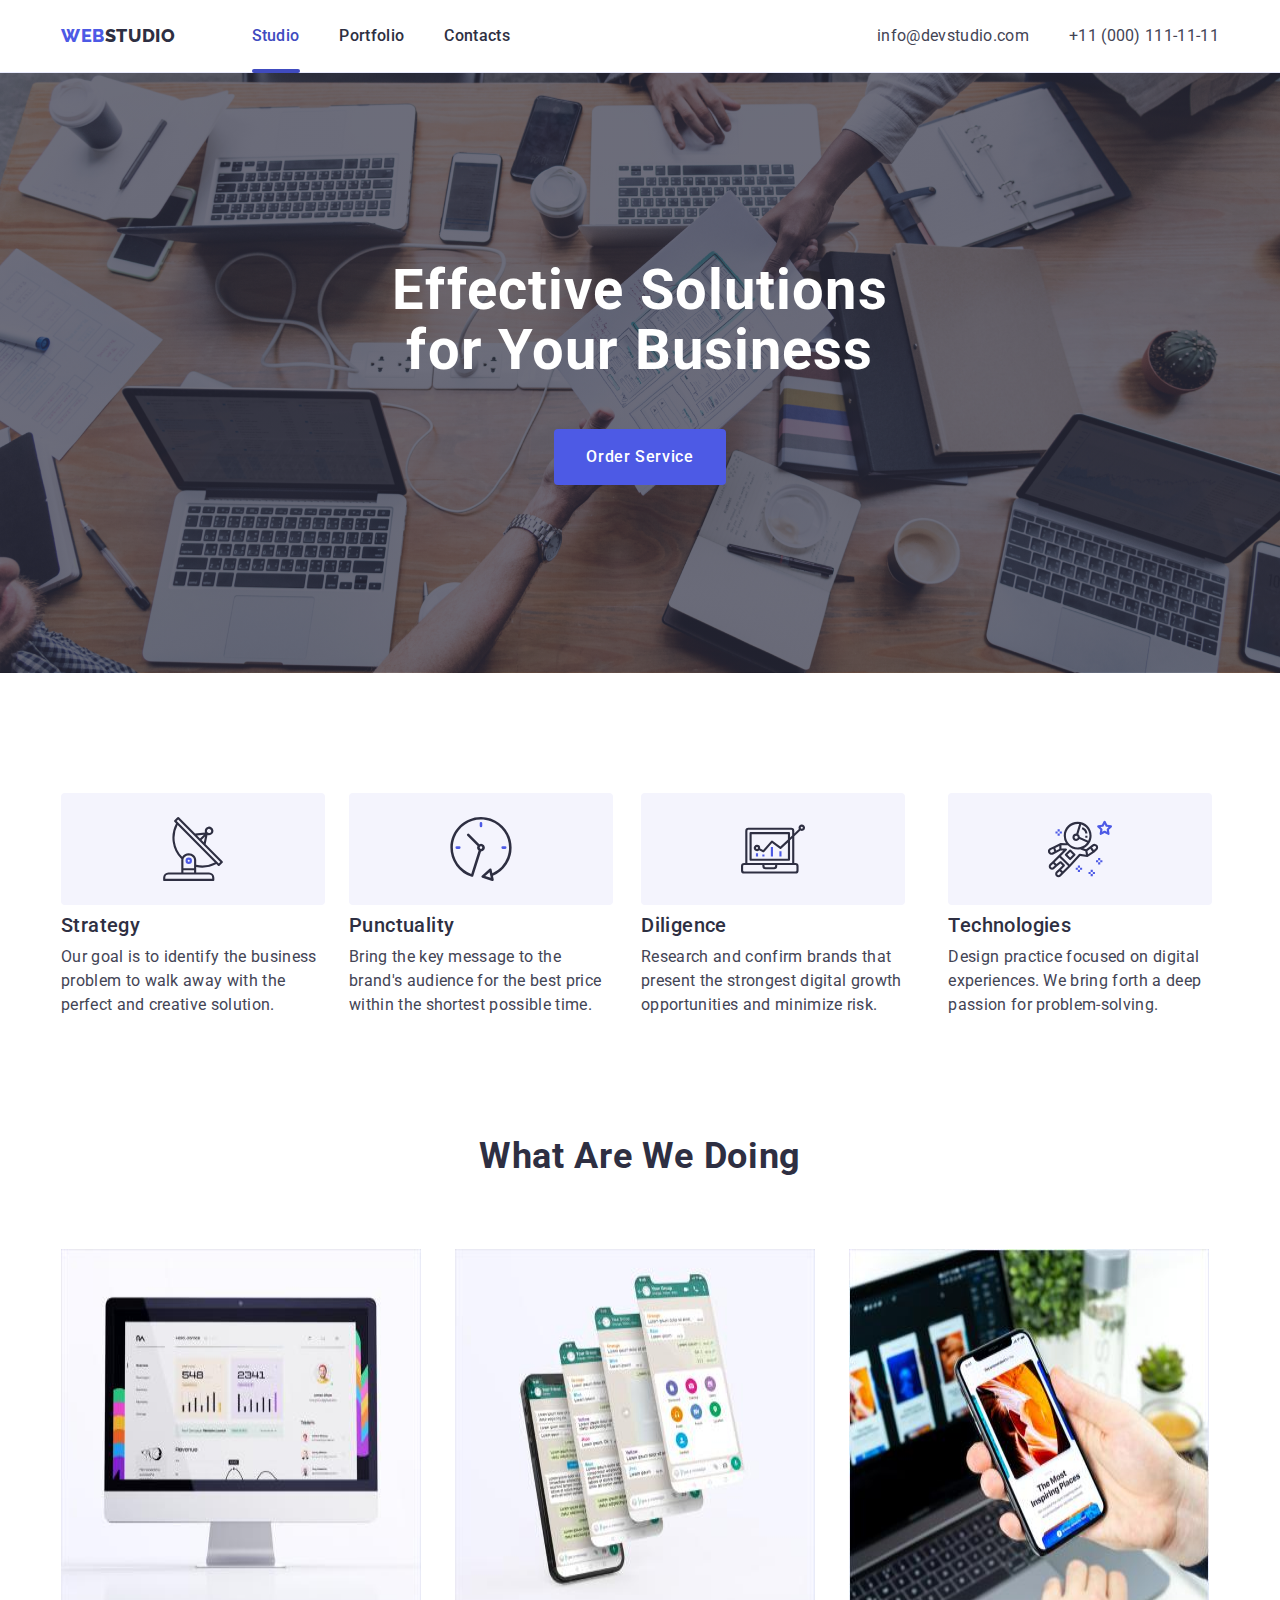
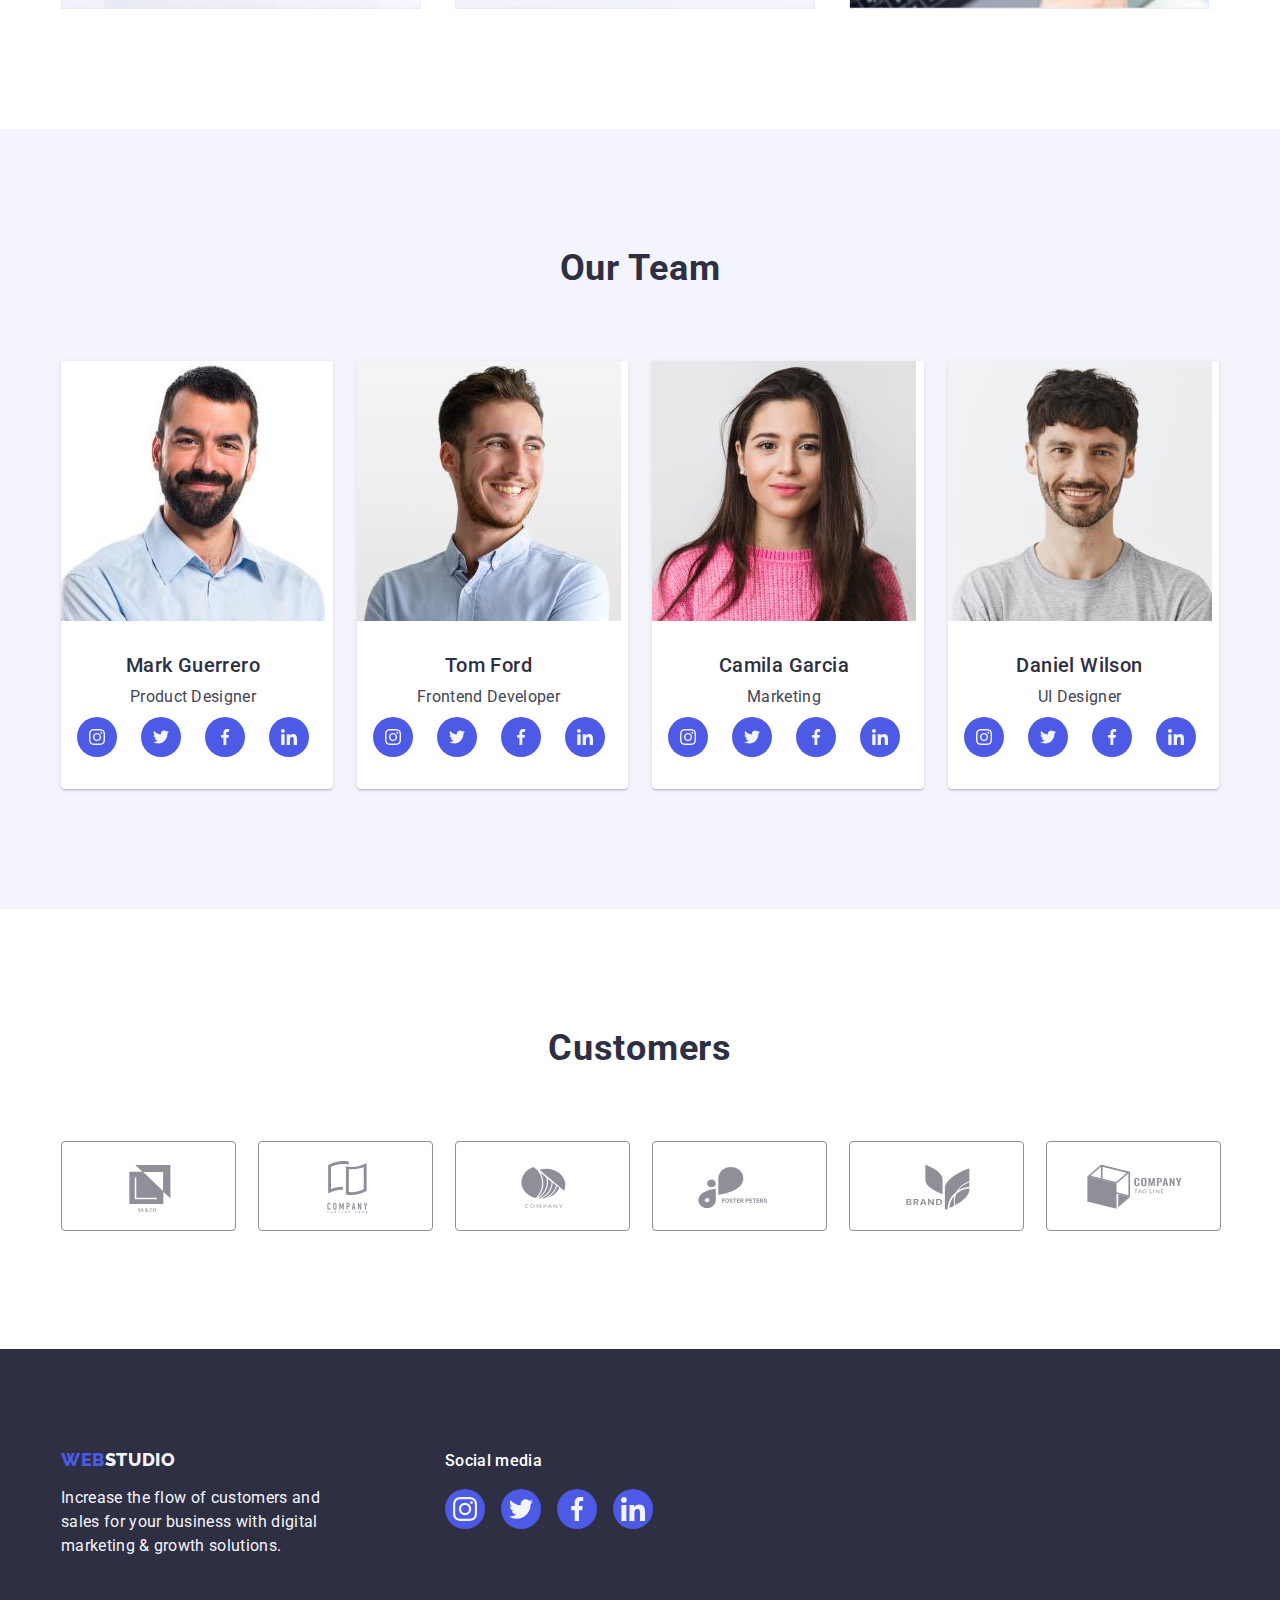
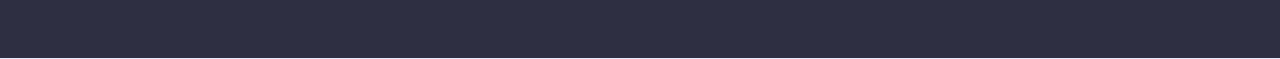
<file: index.html>
<!DOCTYPE html>
<html lang="en">
  <head>
    <meta charset="utf-8" />
    <title>Studio</title>
    <link rel="preconnect" href="https://fonts.googleapis.com" />
    <link rel="preconnect" href="https://fonts.gstatic.com" crossorigin />
    <link
      href="https://fonts.googleapis.com/css2?family=Raleway:wght@800&family=Roboto:wght@400;500;700;900&display=swap"
      rel="stylesheet"
    />
    <link
      rel="stylesheet"
      href="https://cdnjs.cloudflare.com/ajax/libs/modern-normalize/2.0.0/modern-normalize.min.css"
      integrity="sha512-4xo8blKMVCiXpTaLzQSLSw3KFOVPWhm/TRtuPVc4WG6kUgjH6J03IBuG7JZPkcWMxJ5huwaBpOpnwYElP/m6wg=="
      crossorigin="anonymous"
      referrerpolicy="no-referrer"
    />
    <link rel="stylesheet" href="./css/styles.css" />
  </head>
  <body>
    <header class="page-header">
      <div class="header-container container">
        <nav class="page-nav">
          <a href="./index.html" class="link-logo link">
            Web<span class="logo-web">Studio</span>
          </a>
          <ul class="page-nav-list list">
            <li class="nav-link">
              <a class="link-top studio link" href="./index.html">Studio</a>
            </li>
            <li class="nav-link">
              <a class="link-top link" href="./portfolio.html">Portfolio</a>
            </li>
            <li class="nav-link">
              <a class="link-top link" href="">Contacts</a>
            </li>
          </ul>
        </nav>
        <address>
          <ul class="link-contact list">
            <li>
              <a class="contact link" href="mailto:info@devstudio.com"
                >info@devstudio.com</a
              >
            </li>
            <li>
              <a class="contact link" href="tel:+110001111111"
                >+11 (000) 111-11-11</a
              >
            </li>
          </ul>
        </address>
      </div>
    </header>
    <main>
      <!--Hero-->
      <section class="hero">
        <div class="hero-container container">
          <h1 class="h-hero">Effective Solutions for Your Business</h1>
          <button class="button-hero" type="button" data-modal-open>
            Order Service
          </button>
        </div>
      </section>
      <!--Section 1-->
      <section class="section">
        <div class="container">
          <h2 class="visually-hidden">Features</h2>
          <ul class="futures-list list">
            <li class="futures-item">
              <div class="futures-icons">
                <svg class="futures-icon" width="64" height="64">
                  <use href="./images/icons.svg#icon-antenna"></use>
                </svg>
              </div>
              <h3 class="heading-th">Strategy</h3>
              <p class="paragraph">
                Our goal is to identify the business problem to walk away with
                the perfect and creative solution.
              </p>
            </li>
            <li class="futures-item">
              <div class="futures-icons">
                <svg class="futures-icon" width="64" height="64">
                  <use href="./images/icons.svg#icon-clock"></use>
                </svg>
              </div>
              <h3 class="heading-th">Punctuality</h3>
              <p class="paragraph">
                Bring the key message to the brand's audience for the best price
                within the shortest possible time.
              </p>
            </li>
            <li class="futures-item">
              <div class="futures-icons">
                <svg class="futures-icon" width="64" height="64">
                  <use href="./images/icons.svg#icon-diagram"></use>
                </svg>
              </div>
              <h3 class="heading-th">Diligence</h3>
              <p class="paragraph">
                Research and confirm brands that present the strongest digital
                growth opportunities and minimize risk.
              </p>
            </li>
            <li class="futures-item">
              <div class="futures-icons">
                <svg class="futures-icon" width="64" height="64">
                  <use href="./images/icons.svg#icon-astronaut"></use>
                </svg>
              </div>
              <h3 class="heading-th">Technologies</h3>
              <p class="paragraph">
                Design practice focused on digital experiences. We bring forth a
                deep passion for problem-solving.
              </p>
            </li>
          </ul>
        </div>
      </section>
      <!--Section 2-->
      <section class="section doing-section">
        <div class="doing container">
          <h2 class="heading-doing heading-tw">What are we doing</h2>
          <ul class="doing-list list">
            <li class="doing-item">
              <img
                src="./images/screen.jpg"
                alt="Screen laptop"
                width="360"
                height="360"
              />
            </li>
            <li class="doing-item">
              <img
                src="./images/phone.jpg"
                alt="Phone screen"
                width="360"
                height="360"
              />
            </li>
            <li class="doing-item">
              <img
                src="./images/laptop.jpg"
                alt="Phone and screen"
                width="360"
                height="360"
              />
            </li>
          </ul>
        </div>
      </section>
      <!--Section 3-->
      <section class="team section">
        <div class="container">
          <h2 class="heading-tw">Our Team</h2>
          <ul class="team-list list">
            <li class="worker">
              <img
                src="./images/mark_guerrero.jpg"
                alt="Mark Guerrero"
                width="264"
              />
              <div class="worker-card">
                <h3 class="heading-th">Mark Guerrero</h3>
                <p class="paragraph">Product Designer</p>
                <ul class="worker-sotial-list list">
                  <li class="worker-sotial">
                    <a href="" class="sotial-link">
                      <svg class="sotial-icons" width="16" height="16">
                        <use href="./images/icons.svg#icon-instagram"></use>
                      </svg>
                    </a>
                  </li>
                  <li class="worker-sotial">
                    <a href="" class="sotial-link">
                      <svg class="sotial-icons" width="16" height="16">
                        <use href="./images/icons.svg#icon-twitter"></use>
                      </svg>
                    </a>
                  </li>
                  <li class="worker-sotial">
                    <a href="" class="sotial-link">
                      <svg class="sotial-icons" width="16" height="16">
                        <use href="./images/icons.svg#icon-facebook"></use>
                      </svg>
                    </a>
                  </li>
                  <li class="worker-sotial">
                    <a href="" class="sotial-link">
                      <svg class="sotial-icons" width="16" height="16">
                        <use href="./images/icons.svg#icon-linkedin"></use>
                      </svg>
                    </a>
                  </li>
                </ul>
              </div>
            </li>
            <li class="worker">
              <img src="./images/tom_ford.jpg" alt="Tom Ford" width="264" />
              <div class="worker-card">
                <h3 class="heading-th">Tom Ford</h3>
                <p class="paragraph">Frontend Developer</p>
                <ul class="worker-sotial-list list">
                  <li class="worker-sotial">
                    <a href="" class="sotial-link">
                      <svg class="sotial-icons" width="16" height="16">
                        <use href="./images/icons.svg#icon-instagram"></use>
                      </svg>
                    </a>
                  </li>
                  <li class="worker-sotial">
                    <a href="" class="sotial-link">
                      <svg class="sotial-icons" width="16" height="16">
                        <use href="./images/icons.svg#icon-twitter"></use>
                      </svg>
                    </a>
                  </li>
                  <li class="worker-sotial">
                    <a href="" class="sotial-link">
                      <svg class="sotial-icons" width="16" height="16">
                        <use href="./images/icons.svg#icon-facebook"></use>
                      </svg>
                    </a>
                  </li>
                  <li class="worker-sotial">
                    <a href="" class="sotial-link">
                      <svg class="sotial-icons" width="16" height="16">
                        <use href="./images/icons.svg#icon-linkedin"></use>
                      </svg>
                    </a>
                  </li>
                </ul>
              </div>
            </li>
            <li class="worker">
              <img
                src="./images/camila_garcia.jpg"
                alt="Camila Garcia"
                width="264"
              />
              <div class="worker-card">
                <h3 class="heading-th">Camila Garcia</h3>
                <p class="paragraph">Marketing</p>
                <ul class="worker-sotial-list list">
                  <li class="worker-sotial">
                    <a href="" class="sotial-link">
                      <svg class="sotial-icons" width="16" height="16">
                        <use href="./images/icons.svg#icon-instagram"></use>
                      </svg>
                    </a>
                  </li>
                  <li class="worker-sotial">
                    <a href="" class="sotial-link">
                      <svg class="sotial-icons" width="16" height="16">
                        <use href="./images/icons.svg#icon-twitter"></use>
                      </svg>
                    </a>
                  </li>
                  <li class="worker-sotial">
                    <a href="" class="sotial-link">
                      <svg class="sotial-icons" width="16" height="16">
                        <use href="./images/icons.svg#icon-facebook"></use>
                      </svg>
                    </a>
                  </li>
                  <li class="worker-sotial">
                    <a href="" class="sotial-link">
                      <svg class="sotial-icons" width="16" height="16">
                        <use href="./images/icons.svg#icon-linkedin"></use>
                      </svg>
                    </a>
                  </li>
                </ul>
              </div>
            </li>
            <li class="worker">
              <img
                src="./images/daniel_wilson.jpg"
                alt="Daniel Wilson"
                width="264"
              />
              <div class="worker-card">
                <h3 class="heading-th">Daniel Wilson</h3>
                <p class="paragraph">UI Designer</p>
                <ul class="worker-sotial-list list">
                  <li class="worker-sotial">
                    <a href="" class="sotial-link">
                      <svg class="sotial-icons" width="16" height="16">
                        <use href="./images/icons.svg#icon-instagram"></use>
                      </svg>
                    </a>
                  </li>
                  <li class="worker-sotial">
                    <a href="" class="sotial-link">
                      <svg class="sotial-icons" width="16" height="16">
                        <use href="./images/icons.svg#icon-twitter"></use>
                      </svg>
                    </a>
                  </li>
                  <li class="worker-sotial">
                    <a href="" class="sotial-link">
                      <svg class="sotial-icons" width="16" height="16">
                        <use href="./images/icons.svg#icon-facebook"></use>
                      </svg>
                    </a>
                  </li>
                  <li class="worker-sotial">
                    <a href="" class="sotial-link">
                      <svg class="sotial-icons" width="16" height="16">
                        <use href="./images/icons.svg#icon-linkedin"></use>
                      </svg>
                    </a>
                  </li>
                </ul>
              </div>
            </li>
          </ul>
        </div>
      </section>
      <!-- Section Customers -->
      <section class="customers section">
        <div class="container">
          <h2 class="heading-tw">Customers</h2>
          <ul class="customer-list list">
            <li class="customers-item">
              <a href="" class="customer-link">
                <svg class="customer-icon" width="104" height="56">
                  <use href="./images/icons.svg#icon-client-1"></use>
                </svg>
              </a>
            </li>
            <li class="customers-item">
              <a href="" class="customer-link">
                <svg class="customer-icon" width="104" height="56">
                  <use href="./images/icons.svg#icon-client-2"></use>
                </svg>
              </a>
            </li>
            <li class="customers-item">
              <a href="" class="customer-link">
                <svg class="customer-icon" width="104" height="56">
                  <use href="./images/icons.svg#icon-client-3"></use>
                </svg>
              </a>
            </li>
            <li class="customers-item">
              <a href="" class="customer-link">
                <svg class="customer-icon" width="104" height="56">
                  <use href="./images/icons.svg#icon-client-4"></use>
                </svg>
              </a>
            </li>
            <li class="customers-item">
              <a href="" class="customer-link">
                <svg class="customer-icon" width="104" height="56">
                  <use href="./images/icons.svg#icon-client-5"></use>
                </svg>
              </a>
            </li>
            <li class="customers-item">
              <a href="" class="customer-link">
                <svg class="customer-icon" width="104" height="56">
                  <use href="./images/icons.svg#icon-client-6"></use>
                </svg>
              </a>
            </li>
          </ul>
        </div>
      </section>
    </main>
    <footer class="basement">
      <div class="basement-cont container">
        <div class="container-base-logo">
          <a href="./index.html" class="link-logo link">
            Web<span class="logo-web">Studio</span>
          </a>
          <p class="basement-text">
            Increase the flow of customers and sales for your business with
            digital marketing & growth solutions.
          </p>
        </div>
        <div class="container-base-sotial">
          <p class="basement-text-icons">Social media</p>
          <ul class="base-sotial list">
            <li class="base-icon">
              <a href="" class="base-icon-link">
                <svg class="sotial-icon" width="24" height="24">
                  <use href="./images/icons.svg#icon-instagram"></use>
                </svg>
              </a>
            </li>
            <li class="base-icon">
              <a href="" class="base-icon-link">
                <svg class="sotial-icon" width="24" height="24">
                  <use href="./images/icons.svg#icon-twitter"></use>
                </svg>
              </a>
            </li>
            <li class="base-icon">
              <a href="" class="base-icon-link">
                <svg class="sotial-icon" width="24" height="24">
                  <use href="./images/icons.svg#icon-facebook"></use>
                </svg>
              </a>
            </li>
            <li class="base-icon">
              <a href="" class="base-icon-link">
                <svg class="sotial-icon" width="24" height="24">
                  <use href="./images/icons.svg#icon-linkedin"></use>
                </svg>
              </a>
            </li>
          </ul>
        </div>
      </div>
    </footer>
    <div class="backdrop is-hidden" data-modal>
      <div class="modal">
        <button class="modal-btn" type="button" data-modal-close>
          <svg class="modal-btn-icon" width="8" height="8">
            <use href="./images/icons.svg#icon-close-black"></use>
          </svg>
        </button>
      </div>
    </div>
    <script src="./js/modal.js"></script>
  </body>
</html>
</file>
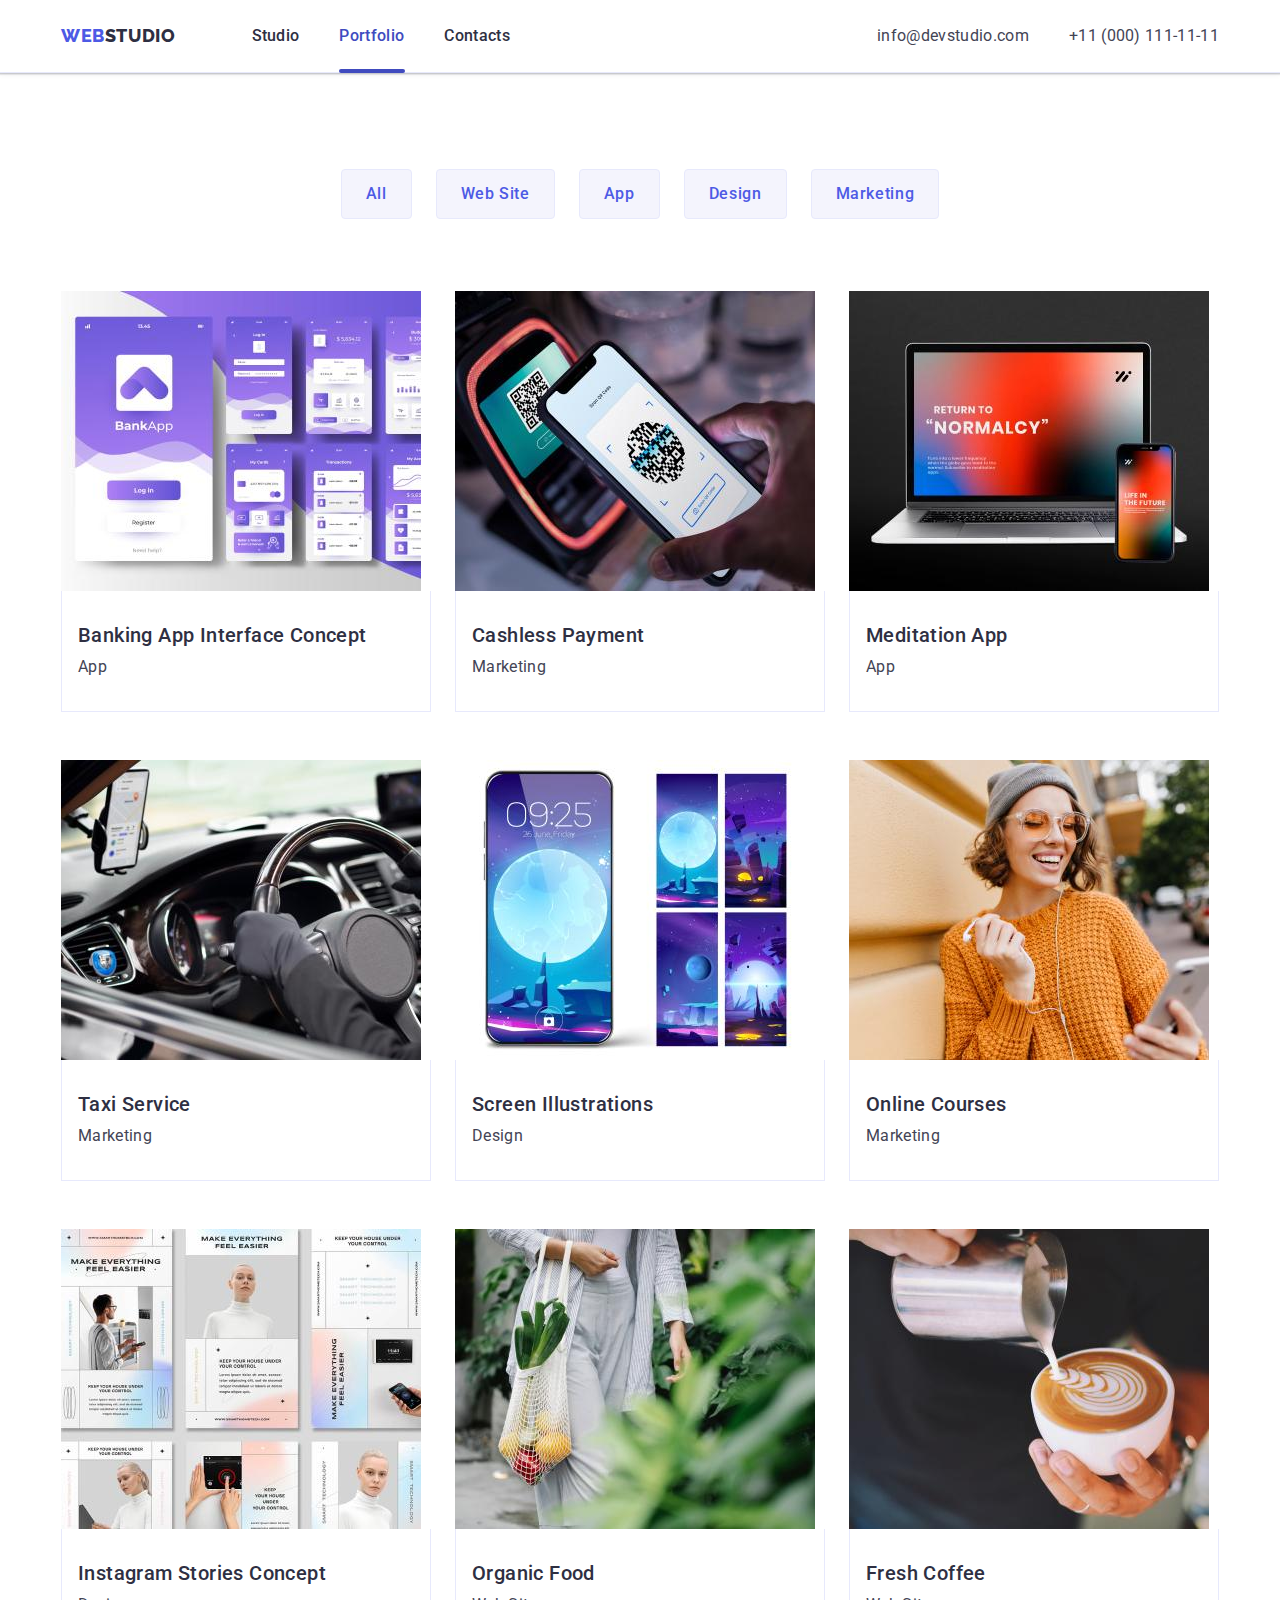
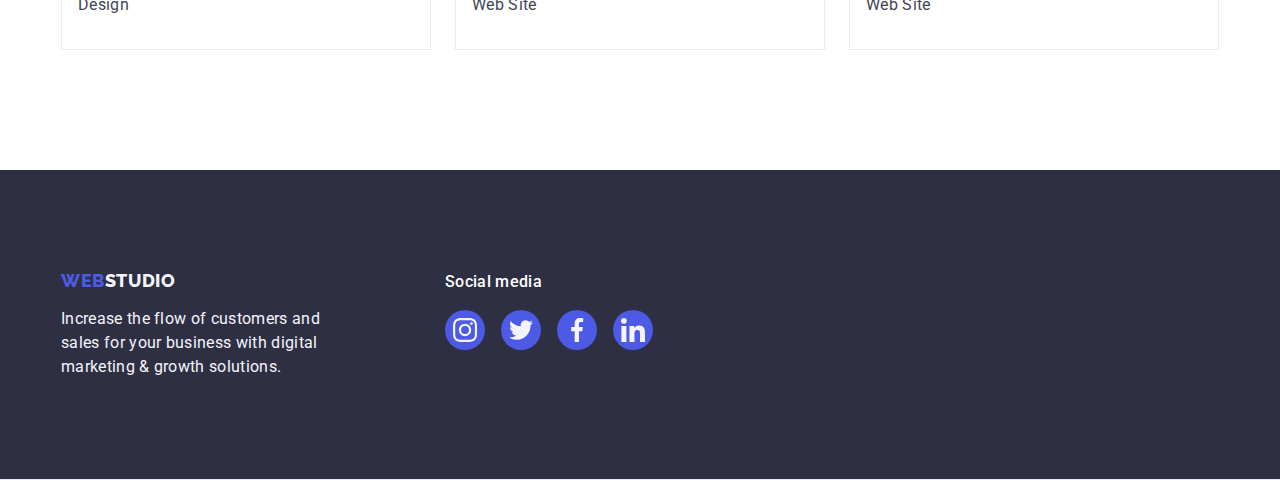
<file: portfolio.html>
<!DOCTYPE html>
<html lang="en">
  <head>
    <meta charset="utf-8" />
    <title>Studio</title>
    <link rel="preconnect" href="https://fonts.googleapis.com" />
    <link rel="preconnect" href="https://fonts.gstatic.com" crossorigin />
    <link
      href="https://fonts.googleapis.com/css2?family=Raleway:wght@800&family=Roboto:wght@400;500;700;900&display=swap"
      rel="stylesheet"
    />
    <link
      rel="stylesheet"
      href="https://cdnjs.cloudflare.com/ajax/libs/modern-normalize/2.0.0/modern-normalize.min.css"
      integrity="sha512-4xo8blKMVCiXpTaLzQSLSw3KFOVPWhm/TRtuPVc4WG6kUgjH6J03IBuG7JZPkcWMxJ5huwaBpOpnwYElP/m6wg=="
      crossorigin="anonymous"
      referrerpolicy="no-referrer"
    />
    <link rel="stylesheet" href="./css/styles.css" />
  </head>
  <body>
    <header class="page-header">
      <div class="header-container container">
        <nav class="page-nav">
          <a href="./index.html" class="link-logo link">
            Web<span class="logo-web">Studio</span>
          </a>
          <ul class="page-nav-list list">
            <li class="nav-link">
              <a class="link-top link" href="./index.html">Studio</a>
            </li>
            <li class="nav-link">
              <a class="link-top portfolio link" href="./portfolio.html"
                >Portfolio</a
              >
            </li>
            <li class="nav-link">
              <a class="link-top link" href="">Contacts</a>
            </li>
          </ul>
        </nav>
        <address>
          <ul class="link-contact list">
            <li>
              <a class="contact link" href="mailto:info@devstudio.com"
                >info@devstudio.com</a
              >
            </li>
            <li>
              <a class="contact link" href="tel:+110001111111"
                >+11 (000) 111-11-11</a
              >
            </li>
          </ul>
        </address>
      </div>
    </header>
    <main>
      <!--section filters-->
      <section class="section portfolio-filters">
        <div class="container">
          <h1 class="visually-hidden">Futures</h1>
          <ul class="portfolio-but list">
            <li>
              <button class="filter" type="button">All</button>
            </li>
            <li>
              <button class="filter" type="button">Web Site</button>
            </li>
            <li>
              <button class="filter" type="button">App</button>
            </li>
            <li>
              <button class="filter" type="button">Design</button>
            </li>
            <li>
              <button class="filter" type="button">Marketing</button>
            </li>
          </ul>
          <ul class="cards list">
            <li class="portfolio-card">
              <a href="" class="link card-link">
                <div class="card-wrapper">
                  <img
                    src="./images/bank_app.jpg"
                    alt="Banking App"
                    width="360"
                    height="300"
                  />
                  <p class="wrapper-text">
                    14 Stylish and User-Friendly App Design Concepts · Task
                    Manager App · Calorie Tracker App · Exotic Fruit Ecommerce
                    App · Cloud Storage App
                  </p>
                </div>
                <div class="portfolio-text">
                  <h2 class="cards-heading">Banking App Interface Concept</h2>
                  <p class="paragraph">App</p>
                </div>
              </a>
            </li>
            <li class="portfolio-card">
              <a href="" class="link card-link">
                <div class="card-wrapper">
                  <img
                    src="./images/cashless.jpg"
                    alt="Cashless Payment"
                    width="360"
                    height="300"
                  />
                  <p class="wrapper-text">
                    14 Stylish and User-Friendly App Design Concepts · Task
                    Manager App · Calorie Tracker App · Exotic Fruit Ecommerce
                    App · Cloud Storage App
                  </p>
                </div>
                <div class="portfolio-text">
                  <h2 class="cards-heading">Cashless Payment</h2>
                  <p class="paragraph">Marketing</p>
                </div>
              </a>
            </li>
            <li class="portfolio-card">
              <a href="" class="link card-link">
                <div class="card-wrapper">
                  <img
                    src="./images/meditation.jpg"
                    alt="Meditation App"
                    width="360"
                    height="300"
                  />
                  <p class="wrapper-text">
                    14 Stylish and User-Friendly App Design Concepts · Task
                    Manager App · Calorie Tracker App · Exotic Fruit Ecommerce
                    App · Cloud Storage App
                  </p>
                </div>
                <div class="portfolio-text">
                  <h2 class="cards-heading">Meditation App</h2>
                  <p class="paragraph">App</p>
                </div>
              </a>
            </li>
            <li class="portfolio-card">
              <a href="" class="link card-link">
                <div class="card-wrapper">
                  <img
                    src="./images/taxi.jpg"
                    alt="Taxi Service"
                    width="360"
                    height="300"
                  />
                  <p class="wrapper-text">
                    14 Stylish and User-Friendly App Design Concepts · Task
                    Manager App · Calorie Tracker App · Exotic Fruit Ecommerce
                    App · Cloud Storage App
                  </p>
                </div>
                <div class="portfolio-text">
                  <h2 class="cards-heading">Taxi Service</h2>
                  <p class="paragraph">Marketing</p>
                </div>
              </a>
            </li>
            <li class="portfolio-card">
              <a href="" class="link card-link">
                <div class="card-wrapper">
                  <img
                    src="./images/screen_ilustr.jpg"
                    alt="Screen Illustrations"
                    width="360"
                    height="300"
                  />
                  <p class="wrapper-text">
                    14 Stylish and User-Friendly App Design Concepts · Task
                    Manager App · Calorie Tracker App · Exotic Fruit Ecommerce
                    App · Cloud Storage App
                  </p>
                </div>
                <div class="portfolio-text">
                  <h2 class="cards-heading">Screen Illustrations</h2>
                  <p class="paragraph">Design</p>
                </div>
              </a>
            </li>
            <li class="portfolio-card">
              <a href="" class="link card-link">
                <div class="card-wrapper">
                  <img
                    src="./images/online_courses.jpg"
                    alt="Online Courses"
                    width="360"
                    height="300"
                  />
                  <p class="wrapper-text">
                    14 Stylish and User-Friendly App Design Concepts · Task
                    Manager App · Calorie Tracker App · Exotic Fruit Ecommerce
                    App · Cloud Storage App
                  </p>
                </div>
                <div class="portfolio-text">
                  <h2 class="cards-heading">Online Courses</h2>
                  <p class="paragraph">Marketing</p>
                </div>
              </a>
            </li>
            <li class="portfolio-card">
              <a href="" class="link card-link">
                <div class="card-wrapper">
                  <img
                    src="./images/inst_stor_conc.jpg"
                    alt="Instagram Stories"
                    width="360"
                    height="300"
                  />
                  <p class="wrapper-text">
                    14 Stylish and User-Friendly App Design Concepts · Task
                    Manager App · Calorie Tracker App · Exotic Fruit Ecommerce
                    App · Cloud Storage App
                  </p>
                </div>
                <div class="portfolio-text">
                  <h2 class="cards-heading">Instagram Stories Concept</h2>
                  <p class="paragraph">Design</p>
                </div>
              </a>
            </li>
            <li class="portfolio-card">
              <a href="" class="link card-link">
                <div class="card-wrapper">
                  <img
                    src="./images/organic_food.jpg"
                    alt="Organic Food"
                    width="360"
                    height="300"
                  />
                  <p class="wrapper-text">
                    14 Stylish and User-Friendly App Design Concepts · Task
                    Manager App · Calorie Tracker App · Exotic Fruit Ecommerce
                    App · Cloud Storage App
                  </p>
                </div>
                <div class="portfolio-text">
                  <h2 class="cards-heading">Organic Food</h2>
                  <p class="paragraph">Web Site</p>
                </div>
              </a>
            </li>
            <li class="portfolio-card">
              <a href="" class="link card-link">
                <div class="card-wrapper">
                  <img
                    src="./images/fresh_coffee.jpg"
                    alt="Fresh Coffee"
                    width="360"
                    height="300"
                  />
                  <p class="wrapper-text">
                    14 Stylish and User-Friendly App Design Concepts · Task
                    Manager App · Calorie Tracker App · Exotic Fruit Ecommerce
                    App · Cloud Storage App
                  </p>
                </div>
                <div class="portfolio-text">
                  <h2 class="cards-heading">Fresh Coffee</h2>
                  <p class="paragraph">Web Site</p>
                </div>
              </a>
            </li>
          </ul>
        </div>
      </section>
    </main>
    <footer class="basement">
      <div class="basement-cont container">
        <div class="container-base-logo">
          <a href="./index.html" class="link-logo link">
            Web<span class="logo-web">Studio</span>
          </a>
          <p class="basement-text">
            Increase the flow of customers and sales for your business with
            digital marketing & growth solutions.
          </p>
        </div>
        <div class="container-base-sotial">
          <p class="basement-text-icons">Social media</p>
          <ul class="base-sotial list">
            <li class="base-icon">
              <a href="" class="base-icon-link">
                <svg class="sotial-icon" width="24" height="24">
                  <use href="./images/icons.svg#icon-instagram"></use>
                </svg>
              </a>
            </li>
            <li class="base-icon">
              <a href="" class="base-icon-link">
                <svg class="sotial-icon" width="24" height="24">
                  <use href="./images/icons.svg#icon-twitter"></use>
                </svg>
              </a>
            </li>
            <li class="base-icon">
              <a href="" class="base-icon-link">
                <svg class="sotial-icon" width="24" height="24">
                  <use href="./images/icons.svg#icon-facebook"></use>
                </svg>
              </a>
            </li>
            <li class="base-icon">
              <a href="" class="base-icon-link">
                <svg class="sotial-icon" width="24" height="24">
                  <use href="./images/icons.svg#icon-linkedin"></use>
                </svg>
              </a>
            </li>
          </ul>
        </div>
      </div>
    </footer>
  </body>
</html>
</file>
<file: css/styles.css>
:root {
    --navyblue: #2E2F42;
    --slate: #434455;
    --iris: #4D5AE5;
    --cloud: #F4F4FD;
    --white: #FFF;
    --ocean: #404BBF;
    --cornflower: #E7E9FC;
    --grey: rgba(46, 47, 66, 0.70);
    --lightslate: #8E8F99;
    --green: #31D0AA;
    --navyblue-modal: rgba(46, 47, 66, 0.40);
    --dairy: #FCFCFC;
}

body {
    color: var(--slate);
    font-family: Roboto, sans-serif;
    font-size: 16px;
    font-weight: 400;
    line-height: 1.5;
    letter-spacing: 0.02em;
    background-color: var(--white);
    border-bottom: 1px solid var(--cornflower);
    margin: 0;

}

.list {
    list-style-type: none;
}

.heading-tw {
    color: var(--navyblue);
    text-align: center;
    font-size: 36px;
    font-weight: 700;
    line-height: 1.11;
    letter-spacing: 0.02em;
    text-transform: capitalize;
    margin-bottom: 72px;
}

.heading-th {
    color: var(--navyblue);
    font-size: 20px;
    font-weight: 500;
    line-height: 1.2;
    letter-spacing: 0.02em;
    margin-bottom: 8px;
}

.link {
    text-decoration: none;
}

.container {
    max-width: 1158px;
    padding: 0 15px;
    margin: 0 auto;
}

h1,
h2,
h3,
h4,
h5,
h6,
p {
    margin: 0;
}

ul,
ol {
    margin: 0;
    padding-left: 0;
}

img {
    display: block;
}

.visually-hidden {
    position: absolute;
    width: 1px;
    height: 1px;
    margin: -1px;
    border: 0;
    padding: 0;
    white-space: nowrap;
    clip-path: inset(100%);
    clip: rect(0 0 0 0);
    overflow: hidden;
}

.section {
    padding-top: 120px;
    padding-bottom: 120px;
}

/* Header section*/

.header-container {
    display: flex;
}

.page-header {
    border-bottom: 1px solid var(--cornflower);
    box-shadow: 0px 2px 1px rgba(46, 47, 66, 0.08),
            0px 1px 1px rgba(46, 47, 66, 0.16),
            0px 1px 6px rgba(46, 47, 66, 0.08);
}

.page-nav {
    display: flex;
    margin-right: auto;
    align-items: center;
}

.page-nav-list {
    position: relative;
    display: flex;
    gap: 40px;
}

.nav-link {
    position: relative;
}

.link-contact {
    display: flex;
    gap: 40px;
}

.link-logo {
    color: var(--iris);
    font-family: Raleway, sans-serif;
    font-size: 18px;
    font-weight: 800;
    line-height: 1.17;
    letter-spacing: 0.034em;
    text-transform: uppercase;
    display: inline-flex;
    align-items: center;
    margin-right: 76px;
}

.logo-web {
    color: var(--navyblue);
    font-family: Raleway, sans-serif;
    font-size: 18px;
    font-weight: 800;
    line-height: 1.17;
    letter-spacing: 0.034em;
    text-transform: uppercase;
}

.link-top {
    display: block;
    color: var(--navyblue);
    font-weight: 500;
    font-size: 16px;
    line-height: 1.5;
    letter-spacing: 0.02em;
    padding-top: 24px;
    padding-bottom: 24px;
    transition-property: color;
    transition-timing-function: cubic-bezier(0.4, 0, 0.2, 1);
    transition-duration: 250ms;
}

.link-top:hover,
.link-top:focus {
    color: var(--ocean);
}

.studio {
    position: relative;
    color: var(--ocean);
}

.studio::after {
    position: absolute;
    bottom: 0;
    left: 0;
    content: '';
    display: block;
    width: 48px;
    height: 4px;
    border-radius: 2px;
    background-color: var(--ocean);
    bottom: -1px;
}

.portfolio {
    position: relative;
    color: var(--ocean);
}

.portfolio::after {
    position: absolute;
    bottom: 0;
    left: 0;
    content: '';
    display: block;
    width: 66px;
    height: 4px;
    border-radius: 2px;
    background-color: var(--ocean);
    bottom: -1px;
}

.link-contact {
    font-style: normal;
}

.contact {
    display: block;
    padding-top: 24px;
    padding-bottom: 24px;
    color: var(--slate);
    font-size: 16px;
    line-height: 1.5;
    letter-spacing: 0.02em;
    transition-property: color;
    transition-timing-function: cubic-bezier(0.4, 0, 0.2, 1);
    transition-duration: 250ms;
}

.contact:hover,
.contact:focus {
    color: var(--ocean);
}

/* STUDIO */
/* Hero section (1) */

.hero {
    background-color: var(--navyblue);
    background-image: linear-gradient(var(--grey), var(--grey)), 
        url('../images/people_office.jpg');
    background-repeat: no-repeat;
    background-size: cover;
    background-position: center;
    padding: 188px 0;
    margin: 0 auto;
    max-width: 1440px;
}

.hero .container {
    display: flex;
    align-items: center;
    flex-direction: column;
    gap: 48px;
}

.h-hero {
    color: var(--white);
    text-align: center;
    font-size: 56px;
    font-weight: 700;
    line-height: 1.07;
    letter-spacing: 0.02em;
    max-width: 496px
}

.button-hero {
    background-color: var(--iris);
    color: var(--white);
    font-family: "Roboto", sans-serif;
    text-align: center;
    font-size: 16px;
    font-weight: 500;
    line-height: 1.5;
    letter-spacing: 0.04em;
    cursor: pointer;
    min-width: 169px;
    height: 56px;
    border: none;
    border-radius: 4px;
    padding: 16px 32px;
    transition: background-color 250ms cubic-bezier(0.4, 0, 0.2, 1);
}

.button-hero:hover,
.button-hero:focus {
    background-color: var(--ocean);
}

.backdrop {
    background: var(--navyblue-modal);
    position: fixed;
    top: 0;
    left: 0;
    width: 100%;
    height: 100%;

    opacity: 1;
    visibility: visible;
    transition: opacity 250ms cubic-bezier(0.4, 0, 0.2, 1), 
                visibility 250ms cubic-bezier(0.4, 0, 0.2, 1);
}

.modal {
    position: absolute;
    top: 50%;
    left: 50%;
    transform: translateX(-50%) translateY(-50%);
    width: 408px;
    min-height: 584px;
    border-radius: 4px;
    background-color: var(--dairy);
    box-shadow: 0px 2px 1px 0px rgba(0, 0, 0, 0.20), 
        0px 1px 3px 0px rgba(0, 0, 0, 0.12), 
        0px 1px 1px 0px rgba(0, 0, 0, 0.14);
    transition: transform 250ms cubic-bezier(0.4, 0, 0.2, 1);
}

.backdrop.is-hidden .modal{
    transform: translateX(-50%) translateY(-70%);
    opacity: 0;
}

.modal-btn {
    display: flex;
    justify-content: center;
    align-items: center;
    padding: 0;
    width: 24px;
    height: 24px;
    border: 1px solid rgba(0, 0, 0, 0.1);
    background-color: var(--cornflower);
    border-radius: 50%;
    cursor: pointer;
    position: absolute;
    top: 24px;
    right: 24px;
    transition: background-color 250ms cubic-bezier(0.4, 0, 0.2, 1), 
                border 250ms cubic-bezier(0.4, 0, 0.2, 1);
}

.modal-btn:hover,
.modal-btn:focus {
    background-color: var(--ocean);
    fill: var(--white);
    border: none;
}

.modal-btn-icon {
    transition: fill 250ms cubic-bezier(0.4, 0, 0.2, 1)
}

.modal-btn-icon:hover,
.modal-btn-icon:focus {
    fill: var(--white);
}

.backdrop.is-hidden {
    opacity: 0;
    pointer-events: none;
    visibility: hidden;
}

/* Future Studio Section (2)*/
.futures-list {
    display: flex;
    justify-content: space-between;
    gap: 24px;
}

.futures-icons {
    display: flex;
    align-items: center;
    justify-content: center;
    width: 264px;
    height: 112px;
    background-color: var(--cloud);
    border-radius: 4px;
    margin-bottom: 8px;
}


/* Doing section (3)*/

.doing-item {
    width: calc((100% - 48px) / 3);
}

.doing-section {
    padding-top: 0;
}

.doing-list {
    display: flex;
    gap: 24px;
}

/* Team section (4) */

.team {
    background-color: var(--cloud);
    max-width: 1440px;
    margin: 0 auto;
}

.team-list {
    display: flex;
    gap: 24px;

}

.worker {
    width: calc((100% - 72px) / 4);
    border-radius: 0px 0px 4px 4px;
    background-color: var(--white);
    box-shadow: 0px 2px 1px 0px rgba(46, 47, 66, 0.08), 
    0px 1px 1px 0px rgba(46, 47, 66, 0.16), 
    0px 1px 6px 0px rgba(46, 47, 66, 0.08);
}

.worker-card {
    padding: 32px 0;
    width: 264px;
}

.worker-card .heading-th {
    text-align: center;
    margin-bottom: 8px;
}

.worker-card .paragraph {
    text-align: center;
}

.paragraph {
    color: var(--slate);
    font-size: 16px;
    line-height: 1.5;
    letter-spacing: 0.02em;
}

.worker-sotial-list {
    display: flex;
    justify-content: center;
    align-items: center;
    gap: 24px;
    margin-top: 8px;
}

.worker-sotial { 
    display: flex;
    width: 40px;
    height: 40px;
 }

.sotial-icons {
    fill: var(--cloud)
}

.sotial-link {
    width: 100%;
    height: 100%;
    background-color: var(--iris);
    border-radius: 50%;
    display: flex;
    justify-content: center;
    align-items: center;
    transition: background-color 250ms cubic-bezier(0.4, 0, 0.2, 1);
}

.sotial-link:hover,
.sotial-link:focus {
    background-color: var(--ocean); 
}
/* Customers section */

.customer-list {
    display: flex;
    justify-content: center;
    gap: 24px;
}
.customers-item {
    width: calc((100% - 5*24px) / 6);
    height: 88px;
}

.customer-link {
    width: 100%;
    height: 100%;
    border: 1px solid var(--lightslate);
    border-radius: 4px;
    display: flex;
    align-items: center;
    justify-content: center;
    color: var(--lightslate);
    transition: border-color 250ms cubic-bezier(0.4, 0, 0.2, 1),
                color 250ms cubic-bezier(0.4, 0, 0.2, 1);;
}

.customer-link:hover,
.customer-link:focus {
    border-color: var(--ocean);
    color: var(--ocean);
}

.customer-icon {
    fill: currentColor;
}

/* PORTFOLIO */
/* Portfolio filter */

.filter {
    display: flex;
    padding: 12px 24px;
    justify-content: center;
    align-items: center;
    border-radius: 4px;
    border: 1px solid var(--cornflower);
    font-family: "Roboto", sans-serif;
    color: var(--iris);
    font-size: 16px;
    line-height: 1.5;
    letter-spacing: 0.04em;
    font-weight: 500;
    background-color: var(--cloud);
    cursor: pointer;
    transition: color 250ms cubic-bezier(0.4, 0, 0.2, 1),
                background-color 250ms cubic-bezier(0.4, 0, 0.2, 1),
                border-color 250ms cubic-bezier(0.4, 0, 0.2, 1),
                box-shadow 250ms cubic-bezier(0.4, 0, 0.2, 1);
}

.filter:hover,
.filter:focus {
    color: var(--white);
    background-color: var(--ocean);
    border: 1px solid transparent;
    box-shadow: 0px 2px 2px 0px rgba(0, 0, 0, 0.12), 
      0px 2px 1px 0px rgba(0, 0, 0, 0.08), 
      0px 3px 1px 0px rgba(0, 0, 0, 0.10);
}

.portfolio-but {
    display: flex;
    justify-content: center;
    gap: 24px;
    margin-bottom: 72px;
}

/* Portfolio section Cards */

.cards {
    display: flex;
    flex-wrap: wrap;
    gap: 48px 24px;
}

.cards-heading {
    color: var(--navyblue);
    font-weight: 500;
    font-size: 20px;
    line-height: 1.2;
    letter-spacing: 0.02em;
    margin-bottom: 8px;
}

.portfolio-card {
    width: calc((100% - 48px) / 3);
    background-color: var(--white);
}

.portfolio-filters {
    padding: 96px 0 120px 0;
}

.portfolio-text {
    padding: 32px 16px;
    border: 1px solid var(--cornflower);
    border-top: none;
}

.card-link {
    display: block;
    transition: box-shadow 250ms cubic-bezier(0.4, 0, 0.2, 1);
}

.card-link:hover,
.card-link:focus {
    box-shadow: 0px 1px 6px rgba(46, 47, 66, 0.08), 
                0px 1px 1px rgba(46, 47, 66, 0.16), 
                0px 2px 1px rgba(46, 47, 66, 0.08);
}

.card-wrapper {
    position: relative;
    overflow: hidden;
}

.wrapper-text {
    position: absolute;
    top: 0;
    font-size: 16px;
    line-height: 1.5;
    letter-spacing: 0.02em;
    color: var(--cloud);
    padding: 40px 32px;
    background-color: var(--iris);
    width: 100%;
    height: 100%;
    transform: translateY(100%);
    transition: transform 250ms cubic-bezier(0.4, 0, 0.2, 1);
}

.card-link:hover .wrapper-text,
.card-link:focus .wrapper-text {
    box-shadow: 0px 1px 6px rgba(46, 47, 66, 0.08),
        0px 1px 1px rgba(46, 47, 66, 0.16),
        0px 2px 1px rgba(46, 47, 66, 0.08);
    transform: translateY(0%);
}

/* FOOTER */
.basement {
    background-color: var(--navyblue);
    padding: 100px 0;
    margin: 0 auto;
}

.basement-cont {
    display: flex;
    align-items: baseline;
}

.basement-text {
    color: var(--cloud);
    max-width: 264px;
}

.basement .logo-web {
    color: var(--cloud)
}

.basement-text-icons {
    font-weight: 500;
    font-size: 16px;
    line-height: 1.5;
    letter-spacing: 0.02em;
    color: var(--white);
    margin-bottom: 16px;
}

.base-sotial {
    display: flex;
    gap: 16px;
}

.container-base-logo {
    margin-right: 120px;
}

.container-base-logo .link-logo {
    margin-bottom: 16px;
}

.base-icon {
    width: 40px;
    height: 40px;
}

.base-icon-link {
    width: 100%;
    height: 100%;
    background-color: var(--iris);
    border-radius: 50%;
    display: flex;
    align-items: center;
    justify-content: center;
    transition: background-color 250ms cubic-bezier(0.4, 0, 0.2, 1);
}
        
.base-icon-link:hover,
.base-icon-link:focus {
    background-color: var(--green);
}

.sotial-icon {
    fill: var(--cloud)
}
</file>
